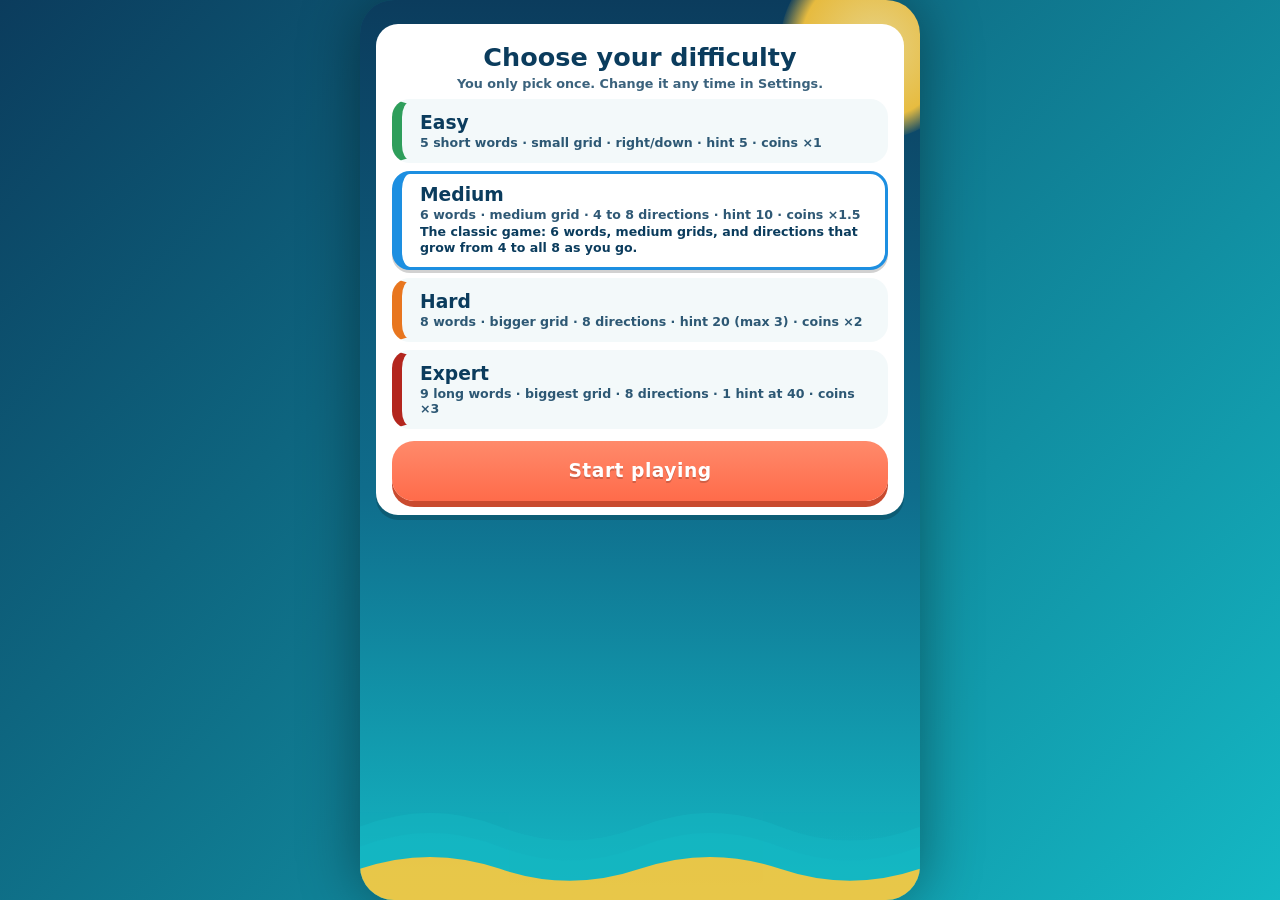
<file: index.html>
<!DOCTYPE html>
<html lang="en">
<head>
<meta charset="utf-8">
<meta name="viewport" content="width=device-width, initial-scale=1, viewport-fit=cover, user-scalable=no">
<meta name="theme-color" content="#0B3C5D">
<meta name="description" content="Island Words - Caribbean Word Search. Discover the Caribbean, One Word at a Time!">
<link rel="manifest" href="manifest.json">
<link rel="icon" href="icons/icon-192.png">
<link rel="apple-touch-icon" href="icons/apple-touch-icon.png">
<meta name="apple-mobile-web-app-capable" content="yes">
<title>Island Words - Caribbean Word Search</title>
<link rel="stylesheet" href="css/style.css">
</head>
<body>
<div id="app">
  <div class="bg-sun" aria-hidden="true"></div>
  <svg class="bg-waves" viewBox="0 0 400 120" preserveAspectRatio="none" aria-hidden="true">
    <path d="M0 40 Q50 10 100 40 T200 40 T300 40 T400 40 V120 H0Z" fill="#14B8C4" opacity=".55"/>
    <path d="M0 62 Q50 32 100 62 T200 62 T300 62 T400 62 V120 H0Z" fill="#14B8C4" opacity=".8"/>
    <path d="M0 86 Q50 60 100 86 T200 86 T300 86 T400 86 V120 H0Z" fill="#FFC93C"/>
  </svg>

  <section id="screen-menu" class="screen" aria-label="Main menu"></section>
  <section id="screen-islands" class="screen" aria-label="Explore islands" hidden></section>
  <section id="screen-island" class="screen" aria-label="Island puzzles" hidden></section>
  <section id="screen-game" class="screen" aria-label="Word search" hidden>
    <header class="topbar">
      <button class="icon-btn" id="g-back" aria-label="Back">&#8592;</button>
      <div class="g-title"><div id="g-name">Puzzle</div><div class="sub"><span id="g-sub"></span> <span id="g-diff" class="dbadge d-medium">Medium</span></div></div>
      <div class="pill timer" id="g-timer" aria-live="off">0:00</div>
    </header>
    <div class="g-stats">
      <div class="pill"><span class="coin"></span><b id="g-coins">0</b></div>
      <div class="pill" id="g-count">0/0</div>
      <button class="btn hint-btn" id="g-hint">Hint <small>10</small><span class="coin"></span></button>
    </div>
    <div class="board-wrap">
      <div id="board" class="board" role="application" aria-label="Word search grid. Swipe across letters to select a word. Use two fingers or the zoom buttons to zoom and move the board."></div>
      <div class="zoom-bar" role="group" aria-label="Board zoom">
        <button class="zbtn" id="zoom-out" aria-label="Zoom out">&minus;</button>
        <span class="zlvl" id="zoom-lvl" aria-live="polite">1&times;</span>
        <button class="zbtn" id="zoom-in" aria-label="Zoom in">+</button>
        <button class="zbtn zfit" id="zoom-fit" aria-label="Fit whole board">Fit</button>
        <button class="zbtn zpan" id="zoom-pan" aria-label="Pan mode" aria-pressed="false">&#10021;</button>
      </div>
    </div>
    <ul id="wordlist" class="wordlist" aria-label="Words to find"></ul>
  </section>
  <section id="screen-diff" class="screen" aria-label="Choose difficulty" hidden></section>
  <section id="screen-store" class="screen" aria-label="Premium store" hidden></section>
  <section id="screen-settings" class="screen" aria-label="Settings" hidden></section>

  <div id="modal" class="modal" hidden><div class="modal-card" id="modal-card"></div></div>
  <div id="toast" class="toast" role="status" aria-live="polite"></div>
</div>
<script src="js/data.js"></script>
<script src="js/generator.js"></script>
<script src="js/map.js"></script>
<script src="js/app.js"></script>
</body>
</html>
</file>
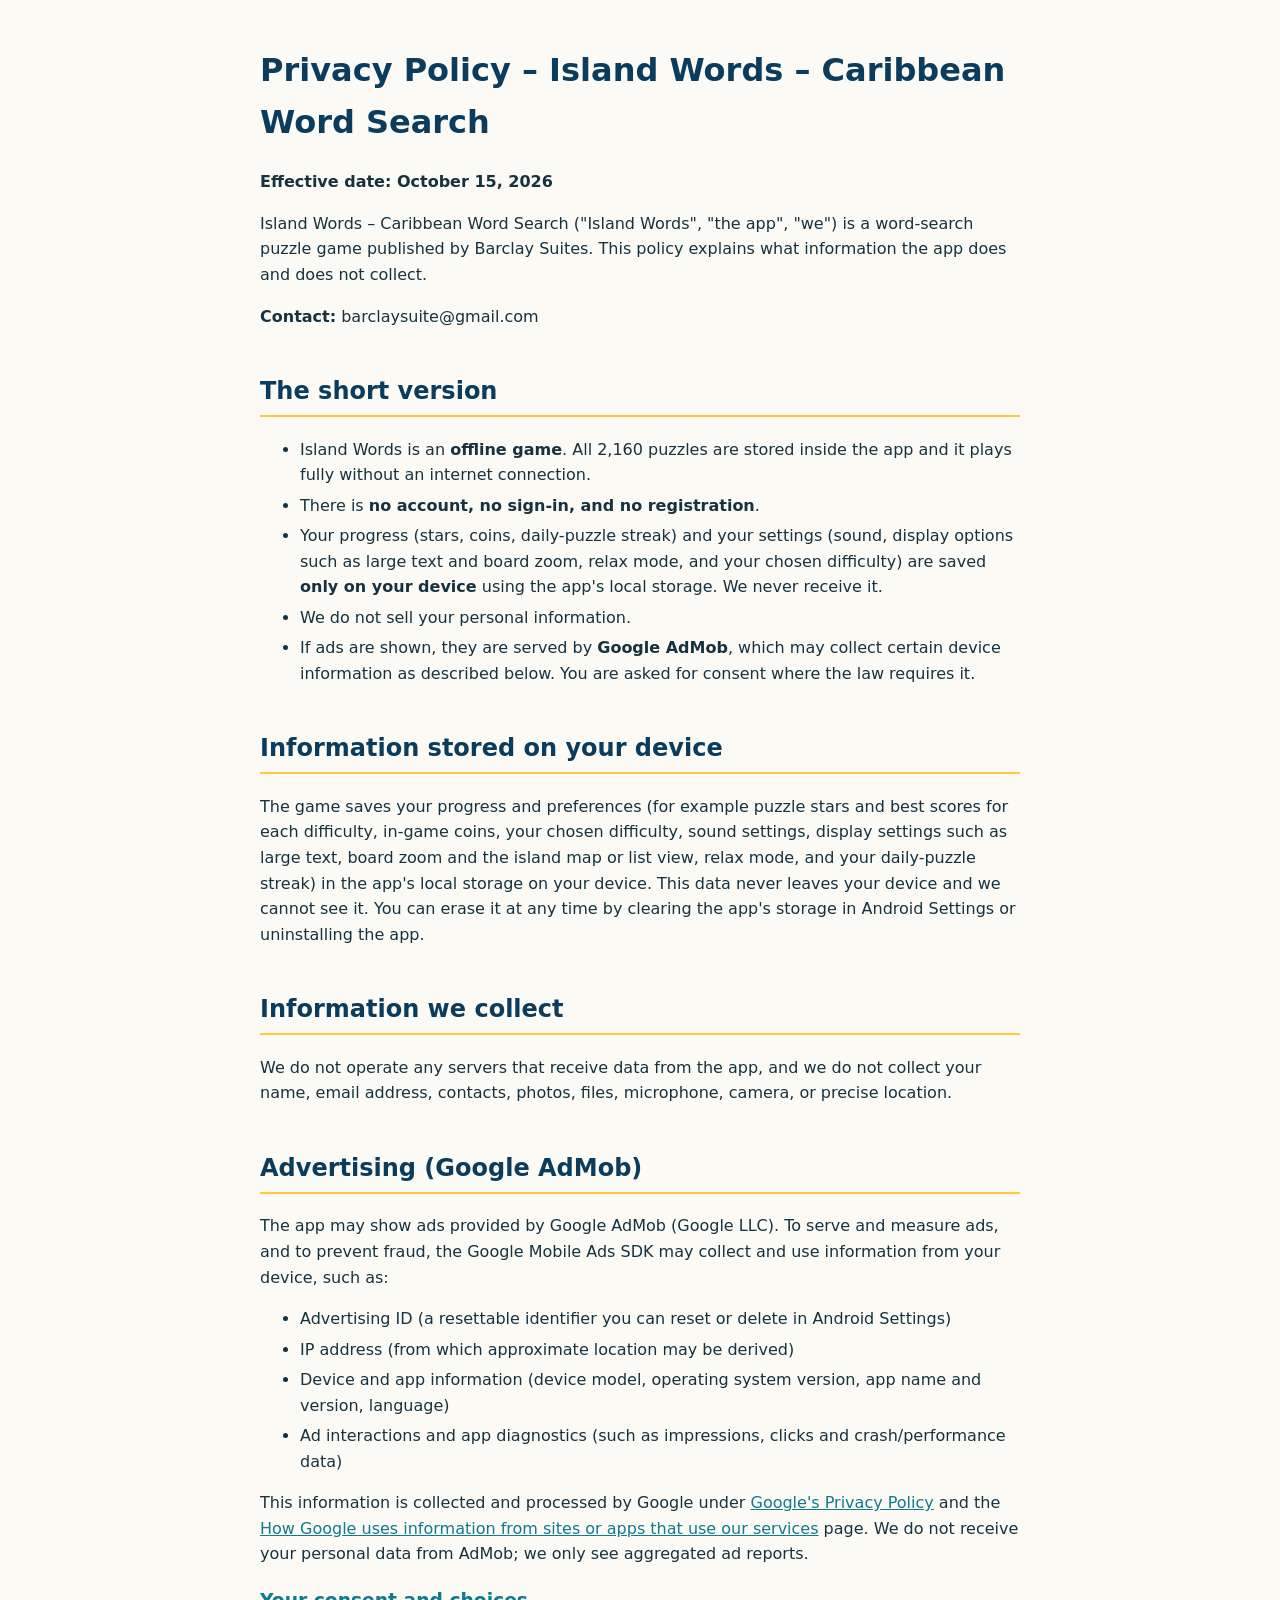
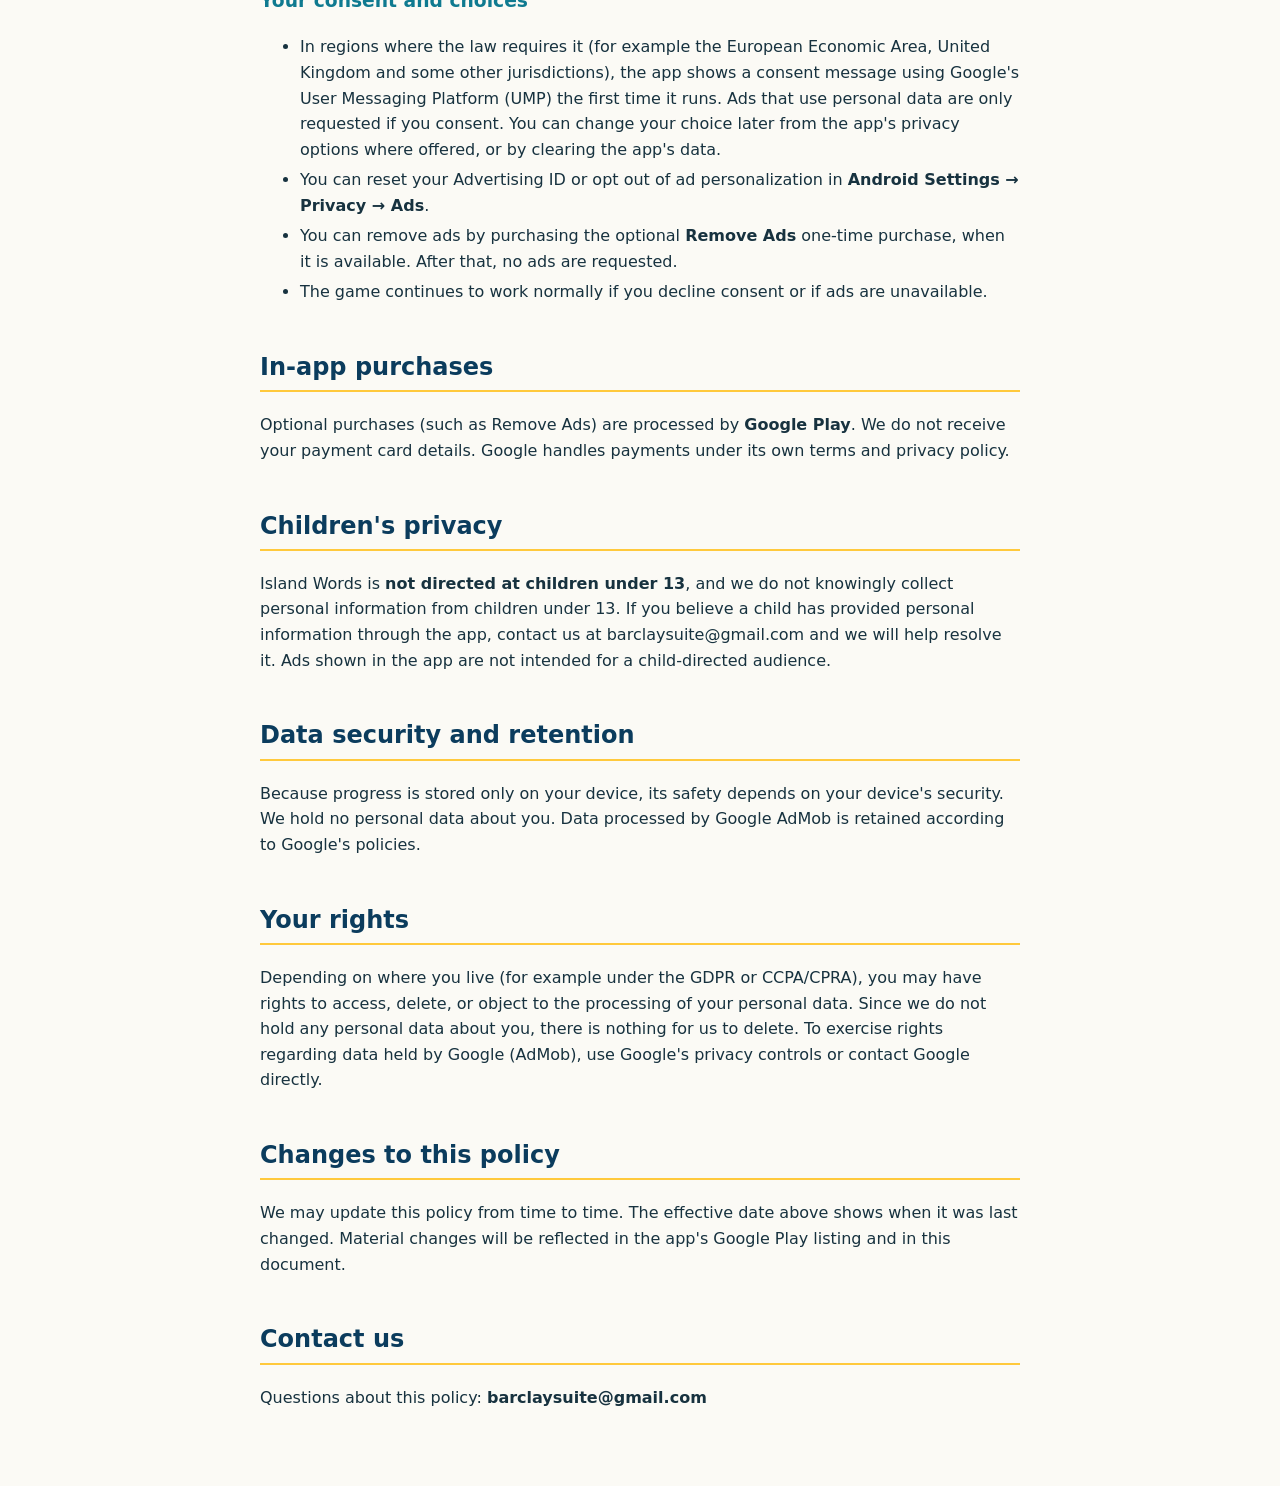
<file: privacy-policy.html>
<!DOCTYPE html>
<html lang="en"><head><meta charset="utf-8"><meta name="viewport" content="width=device-width,initial-scale=1">
<title>Privacy Policy – Island Words</title>
<style>body{font-family:system-ui,-apple-system,Segoe UI,Roboto,sans-serif;max-width:760px;margin:0 auto;padding:24px 18px 60px;line-height:1.6;color:#17323f;background:#fbfaf5}
h1{color:#0B3C5D}h2{color:#0B3C5D;margin-top:1.8em;border-bottom:2px solid #FFC93C;padding-bottom:4px}h3{color:#0F7A90}a{color:#0F7A90}li{margin:.3em 0}</style>
</head><body>
<h1>Privacy Policy – Island Words – Caribbean Word Search</h1>
<p><strong>Effective date: October 15, 2026</strong></p>
<p>Island Words – Caribbean Word Search ("Island Words", "the app", "we") is a word-search puzzle game published by Barclay Suites. This policy explains what information the app does and does not collect.</p>
<p><strong>Contact:</strong> barclaysuite@gmail.com</p>
<h2>The short version</h2>
<ul>
<li>Island Words is an <strong>offline game</strong>. All 2,160 puzzles are stored inside the app and it plays fully without an internet connection.</li>
<li>There is <strong>no account, no sign-in, and no registration</strong>.</li>
<li>Your progress (stars, coins, daily-puzzle streak) and your settings (sound, display options such as large text and board zoom, relax mode, and your chosen difficulty) are saved <strong>only on your device</strong> using the app's local storage. We never receive it.</li>
<li>We do not sell your personal information.</li>
<li>If ads are shown, they are served by <strong>Google AdMob</strong>, which may collect certain device information as described below. You are asked for consent where the law requires it.</li>
</ul>
<h2>Information stored on your device</h2>
<p>The game saves your progress and preferences (for example puzzle stars and best scores for each difficulty, in-game coins, your chosen difficulty, sound settings, display settings such as large text, board zoom and the island map or list view, relax mode, and your daily-puzzle streak) in the app's local storage on your device. This data never leaves your device and we cannot see it. You can erase it at any time by clearing the app's storage in Android Settings or uninstalling the app.</p>
<h2>Information we collect</h2>
<p>We do not operate any servers that receive data from the app, and we do not collect your name, email address, contacts, photos, files, microphone, camera, or precise location.</p>
<h2>Advertising (Google AdMob)</h2>
<p>The app may show ads provided by Google AdMob (Google LLC). To serve and measure ads, and to prevent fraud, the Google Mobile Ads SDK may collect and use information from your device, such as:</p>
<ul>
<li>Advertising ID (a resettable identifier you can reset or delete in Android Settings)</li>
<li>IP address (from which approximate location may be derived)</li>
<li>Device and app information (device model, operating system version, app name and version, language)</li>
<li>Ad interactions and app diagnostics (such as impressions, clicks and crash/performance data)</li>
</ul>
<p>This information is collected and processed by Google under <a href="https://policies.google.com/privacy">Google's Privacy Policy</a> and the <a href="https://policies.google.com/technologies/partner-sites">How Google uses information from sites or apps that use our services</a> page. We do not receive your personal data from AdMob; we only see aggregated ad reports.</p>
<h3>Your consent and choices</h3>
<ul>
<li>In regions where the law requires it (for example the European Economic Area, United Kingdom and some other jurisdictions), the app shows a consent message using Google's User Messaging Platform (UMP) the first time it runs. Ads that use personal data are only requested if you consent. You can change your choice later from the app's privacy options where offered, or by clearing the app's data.</li>
<li>You can reset your Advertising ID or opt out of ad personalization in <strong>Android Settings → Privacy → Ads</strong>.</li>
<li>You can remove ads by purchasing the optional <strong>Remove Ads</strong> one-time purchase, when it is available. After that, no ads are requested.</li>
<li>The game continues to work normally if you decline consent or if ads are unavailable.</li>
</ul>
<h2>In-app purchases</h2>
<p>Optional purchases (such as Remove Ads) are processed by <strong>Google Play</strong>. We do not receive your payment card details. Google handles payments under its own terms and privacy policy.</p>
<h2>Children's privacy</h2>
<p>Island Words is <strong>not directed at children under 13</strong>, and we do not knowingly collect personal information from children under 13. If you believe a child has provided personal information through the app, contact us at barclaysuite@gmail.com and we will help resolve it. Ads shown in the app are not intended for a child-directed audience.</p>
<h2>Data security and retention</h2>
<p>Because progress is stored only on your device, its safety depends on your device's security. We hold no personal data about you. Data processed by Google AdMob is retained according to Google's policies.</p>
<h2>Your rights</h2>
<p>Depending on where you live (for example under the GDPR or CCPA/CPRA), you may have rights to access, delete, or object to the processing of your personal data. Since we do not hold any personal data about you, there is nothing for us to delete. To exercise rights regarding data held by Google (AdMob), use Google's privacy controls or contact Google directly.</p>
<h2>Changes to this policy</h2>
<p>We may update this policy from time to time. The effective date above shows when it was last changed. Material changes will be reflected in the app's Google Play listing and in this document.</p>
<h2>Contact us</h2>
<p>Questions about this policy: <strong>barclaysuite@gmail.com</strong></p>
</body></html>
</file>
<file: css/style.css>
:root{
  --turq:#14B8C4; --sun:#FFC93C; --coral:#FF6B4A; --ocean:#0B3C5D; --palm:#2E9E5B;
  --ink:#0B3C5D; --card:#FFFFFF; --sand:#FFF6DC; --radius:22px;
  --font:'Baloo 2','Trebuchet MS','Arial Rounded MT Bold','Segoe UI',system-ui,-apple-system,sans-serif;
  --base:17px;
}
body.large{--base:20px}
*{box-sizing:border-box;-webkit-tap-highlight-color:transparent}
html,body{margin:0;height:100%;overscroll-behavior:none;background:var(--ocean)}
body{font-family:var(--font);font-size:var(--base);color:var(--ink);-webkit-user-select:none;user-select:none}
button{font:inherit;color:inherit;cursor:pointer;border:0}
#app{position:relative;height:100dvh;max-width:560px;margin:0 auto;overflow:hidden;overflow:clip;
  background:linear-gradient(180deg,#0B3C5D 0%,#0f6d8c 55%,#14B8C4 100%);box-shadow:0 0 60px rgba(0,0,0,.4)}
.bg-sun{position:absolute;right:-50px;top:-50px;width:190px;height:190px;border-radius:50%;
  background:radial-gradient(circle,#FFE38A 0%,#FFC93C 55%,rgba(255,201,60,0) 72%);opacity:.9;pointer-events:none}
.bg-waves{position:absolute;left:0;right:0;bottom:0;width:100%;height:110px;pointer-events:none;opacity:.9}
.screen{position:absolute;inset:0;display:flex;flex-direction:column;padding:max(14px,env(safe-area-inset-top)) 16px max(16px,env(safe-area-inset-bottom));overflow-y:auto;overflow-x:hidden;animation:pop .25s ease}
.screen[hidden]{display:none}
@keyframes pop{from{opacity:0;transform:translateY(8px)}to{opacity:1;transform:none}}
.sub{font-size:.75em;opacity:.8;font-weight:600}

/* pills & coins */
.pill{color:var(--ink);background:rgba(255,255,255,.95);border-radius:999px;padding:6px 14px;font-weight:800;display:inline-flex;align-items:center;gap:7px;min-height:44px;box-shadow:0 3px 0 rgba(0,0,0,.15)}
.coin{display:inline-block;width:1.1em;height:1.1em;border-radius:50%;background:radial-gradient(circle at 35% 30%,#FFE9A0,#FFC93C 55%,#E39B00);border:2px solid #E39B00;box-shadow:inset 0 0 0 2px rgba(255,255,255,.35)}
.topbar{display:flex;align-items:center;gap:10px;margin-bottom:10px;color:#fff}
.topbar h2,.g-title{flex:1;margin:0;font-size:1.3em;font-weight:800;line-height:1.1;text-shadow:0 2px 0 rgba(0,0,0,.25)}
.icon-btn{width:48px;height:48px;border-radius:16px;background:#fff;color:var(--ocean);font-size:1.5em;font-weight:800;box-shadow:0 4px 0 rgba(0,0,0,.2);flex:none}
.icon-btn:active,.btn:active{transform:translateY(3px);box-shadow:none}

/* buttons */
.btn{display:flex;align-items:center;justify-content:center;gap:8px;min-height:56px;padding:12px 20px;border-radius:var(--radius);font-weight:800;font-size:1.05em;background:#fff;color:var(--ocean);box-shadow:0 5px 0 rgba(0,0,0,.2);text-align:center;width:100%}
.btn small{font-size:.8em;opacity:.8}
.btn.primary{background:linear-gradient(180deg,#FF8A6B,var(--coral));color:#fff;font-size:1.25em;min-height:72px;box-shadow:0 6px 0 #C94A2E;letter-spacing:.5px;text-shadow:0 2px 0 rgba(0,0,0,.18)}
.btn.sun{background:var(--sun);box-shadow:0 5px 0 #D9A21A}
.btn.palm{background:var(--palm);color:#fff;box-shadow:0 5px 0 #1F7040}
.btn.turq{background:var(--turq);color:#fff;box-shadow:0 5px 0 #0E8A94}
.btn[disabled]{opacity:.55;filter:grayscale(.5)}
.btn .tag{font-size:.7em;background:rgba(0,0,0,.18);padding:2px 10px;border-radius:99px}

/* menu */
.menu-top{display:flex;justify-content:space-between;gap:8px;align-items:center;position:relative;z-index:1}
.lvl{flex:1;max-width:210px;flex-direction:column;align-items:stretch;gap:3px;border-radius:20px;padding:6px 14px}
.lvl .row{display:flex;justify-content:space-between}
.bar{height:8px;background:#d7eef2;border-radius:9px;overflow:hidden}
.bar i{display:block;height:100%;background:linear-gradient(90deg,var(--palm),var(--turq));border-radius:9px}
.logo{text-align:center;margin:3vh 0 2vh;color:#fff;position:relative;z-index:1}
.logo h1{margin:0;font-size:clamp(2.6rem,13vw,4.2rem);line-height:.9;font-weight:900;letter-spacing:1px;color:var(--sun);
  text-shadow:0 4px 0 var(--coral),0 8px 0 rgba(0,0,0,.25)}
.logo h1 span{display:block;color:#fff;font-size:.62em;text-shadow:0 3px 0 var(--turq),0 6px 0 rgba(0,0,0,.25);letter-spacing:3px}
.logo p{margin:16px 6px 0;font-weight:700;font-size:.95em;text-shadow:0 2px 0 rgba(0,0,0,.3)}
.tiles{display:flex;gap:5px;justify-content:center;margin-top:12px}
.tiles b{width:29px;height:29px;font-size:.9em;border-radius:9px;background:#fff;color:var(--ocean);display:grid;place-items:center;font-weight:900;box-shadow:0 3px 0 rgba(0,0,0,.2)}
.tiles b:nth-child(odd){background:var(--sun)} .tiles b:nth-child(3n){background:#fff;color:var(--coral)}
.menu-btns{display:flex;flex-direction:column;gap:14px;margin:auto 0 70px;position:relative;z-index:1}
.row2{display:grid;grid-template-columns:1fr 1fr;gap:12px}
.row2 .btn{flex-direction:column;gap:2px;min-height:64px}

/* lists / cards */
.cards{display:flex;flex-direction:column;gap:12px;padding-bottom:20px;position:relative;z-index:1}
.card{background:var(--card);border-radius:var(--radius);padding:14px 16px;box-shadow:0 5px 0 rgba(0,0,0,.18);display:flex;gap:14px;align-items:center;border:0;text-align:left;width:100%;color:var(--ink)}
.card.locked{opacity:.8;background:#e6eef1}
.badge{flex:none;width:56px;height:56px;border-radius:18px;display:grid;place-items:center;color:#fff;font-weight:900;font-size:1.1em;text-shadow:0 2px 0 rgba(0,0,0,.2);box-shadow:inset 0 -4px 0 rgba(0,0,0,.18)}
.card .meta{flex:1;min-width:0}
.card h3{margin:0;font-size:1.1em;font-weight:800}
.card p{margin:2px 0 0;font-size:.8em;opacity:.85;font-weight:600;line-height:1.25}
.stars{color:#E0AA00;letter-spacing:1px;font-size:1em;white-space:nowrap}
.stars .off{color:#c9d6db}
.chip{display:inline-block;background:var(--sand);padding:1px 9px;border-radius:99px;font-size:.7em;font-weight:800;margin-right:5px}
.lockmsg{font-size:.78em;font-weight:700;color:#8a4a00}
.banner{background:var(--sun);color:var(--ocean);border-radius:16px;padding:10px 14px;font-weight:800;text-align:center;margin-bottom:12px;border:3px dashed var(--coral);position:relative;z-index:1}

/* settings */
.set-row{display:flex;align-items:center;justify-content:space-between;gap:12px;min-height:64px}
.set-row b{display:block}
.switch{flex:none;width:68px;height:44px;border-radius:99px;background:#b7c6cc;position:relative;transition:.2s;padding:0}
.switch::after{content:'';position:absolute;top:6px;left:4px;width:32px;height:32px;border-radius:50%;background:#fff;transition:.2s;box-shadow:0 2px 3px rgba(0,0,0,.3)}
.switch[aria-checked=true]{background:var(--palm)} .switch[aria-checked=true]::after{left:32px}

/* game */
#screen-game{padding-bottom:max(12px,env(safe-area-inset-bottom))}
.g-title{font-size:1.05em} .g-title .sub{color:#fff}
.timer{min-width:76px;justify-content:center;font-variant-numeric:tabular-nums}
.g-stats .pill{white-space:nowrap;padding:6px 10px}
.g-stats{display:flex;gap:8px;align-items:center;justify-content:space-between;margin-bottom:10px;position:relative;z-index:1}
.hint-btn{width:auto;min-height:44px;padding:6px 14px;background:var(--sun);box-shadow:0 4px 0 #D9A21A;font-size:1em;border-radius:99px}
.board-wrap{display:flex;flex-direction:column;align-items:center;gap:8px;position:relative;z-index:1}
.board{--bs:min(calc(100vw - 32px),52dvh,520px);--z:1;width:var(--bs);height:var(--bs);overflow:hidden;border-radius:24px;background:#fff;box-shadow:0 6px 0 rgba(0,0,0,.25);touch-action:none;-webkit-touch-callout:none;user-select:none;-webkit-user-select:none;cursor:pointer;overscroll-behavior:contain}
.board.zoomed{cursor:crosshair}.board.panmode{cursor:grab}
.board-grid{width:calc(var(--bs) * var(--z));height:calc(var(--bs) * var(--z));display:grid;gap:3px;padding:8px;box-sizing:border-box;grid-template-columns:repeat(var(--n),1fr);grid-template-rows:repeat(var(--n),1fr);font-size:calc((var(--bs) * var(--z) - 16px) / var(--n) * .52)}
.zoom-bar{display:flex;gap:6px;align-items:center;justify-content:center}
.zbtn{min-width:44px;min-height:44px;padding:0 10px;border:0;border-radius:99px;background:#fff;color:var(--ocean);font:inherit;font-weight:900;font-size:1.3em;line-height:1;box-shadow:0 3px 0 rgba(0,0,0,.2);cursor:pointer;display:grid;place-items:center}
.zbtn:disabled{opacity:.45;cursor:default}
.zbtn.zfit{font-size:1em}
.zbtn[aria-pressed=true]{background:var(--sun);box-shadow:0 3px 0 #D9A21A}
.zlvl{min-width:44px;text-align:center;color:#fff;font-weight:900;font-variant-numeric:tabular-nums;text-shadow:0 2px 0 rgba(0,0,0,.25)}
.cell{display:grid;place-items:center;border-radius:22%;font-weight:800;line-height:1;background:#EAF8FA;color:var(--ocean);transition:background .12s,transform .12s;pointer-events:none}
.cell.sel{background:var(--coral);color:#fff;transform:scale(1.08)}
.cell.found{background:var(--c);color:var(--ocean)}
.cell.miss{animation:shake .25s}
.cell.hint{animation:pulse .8s infinite;background:var(--sun);box-shadow:0 0 0 3px var(--coral)}
@keyframes pulse{50%{transform:scale(1.25)}}
@keyframes shake{25%{transform:translateX(-3px)}75%{transform:translateX(3px)}}
.wordlist{list-style:none;margin:12px 0 0;padding:10px;display:flex;flex-wrap:wrap;gap:7px;justify-content:center;position:relative;z-index:1}
.wordlist li{background:#fff;border-radius:99px;padding:5px 13px;font-weight:800;font-size:.92em;letter-spacing:.5px;box-shadow:0 3px 0 rgba(0,0,0,.18);min-height:34px;display:flex;align-items:center}
.wordlist li.done{background:var(--c);text-decoration:line-through;text-decoration-thickness:3px;text-decoration-color:var(--ocean);opacity:.9}

/* modal */
.modal{position:absolute;inset:0;background:rgba(5,30,50,.7);display:flex;align-items:center;justify-content:center;padding:18px;z-index:20;animation:pop .2s}
.modal[hidden]{display:none}
.modal-card{background:#fff;border-radius:28px;padding:22px 20px;width:100%;max-width:420px;text-align:center;box-shadow:0 8px 0 rgba(0,0,0,.25);max-height:100%;overflow:auto;border-top:10px solid var(--sun)}
.modal-card h2{margin:0 0 4px;font-size:1.7em;font-weight:900;color:var(--coral)}
.big-stars{font-size:3.2em;line-height:1;letter-spacing:4px;color:#E0AA00;margin:6px 0}
.big-stars span{display:inline-block;opacity:0;animation:starin .5s forwards}
.big-stars .off{color:#d2dde1}
@keyframes starin{from{opacity:0;transform:scale(2.5) rotate(-30deg)}to{opacity:1;transform:none}}
.earn{display:flex;gap:10px;justify-content:center;margin:8px 0}
.fact{background:var(--sand);border-radius:16px;padding:10px 14px;font-weight:700;font-size:.9em;text-align:left;margin:10px 0 14px;line-height:1.35}
.fact b{color:var(--palm)}
.modal-btns{display:flex;flex-direction:column;gap:10px}
.store-card .price{font-weight:900;font-size:1.2em;color:var(--palm)}
.toast{position:absolute;left:50%;bottom:90px;transform:translate(-50%,30px);background:var(--ocean);color:#fff;padding:12px 20px;border-radius:99px;font-weight:800;opacity:0;pointer-events:none;transition:.25s;z-index:30;border:3px solid var(--sun);max-width:90%;text-align:center}
.toast.show{opacity:1;transform:translate(-50%,0)}
.confetti{position:absolute;top:-20px;width:10px;height:14px;z-index:25;animation:fall 2.2s linear forwards;pointer-events:none}
@keyframes fall{to{transform:translateY(110dvh) rotate(720deg)}}
:focus-visible{outline:4px solid var(--sun);outline-offset:2px}
@media (min-width:700px){
  body{background:linear-gradient(135deg,#0B3C5D,#14B8C4)}
  #app{height:min(100dvh,900px);margin-top:max(0px,calc((100dvh - 900px)/2));border-radius:34px}
  .board{--bs:min(calc(100vw - 32px),58dvh,500px)}
}
@media (prefers-reduced-motion:reduce){*{animation:none!important;transition:none!important}.big-stars span{opacity:1}}

/* short landscape phones: board on the left, controls and word list on the right */
@media (orientation:landscape) and (max-height:520px){
  #app{max-width:900px}
  #screen-game:not([hidden]){display:grid;grid-template-columns:auto minmax(0,1fr);grid-template-rows:auto auto 1fr;column-gap:16px;align-content:start;padding-top:max(10px,env(safe-area-inset-top));padding-bottom:10px}
  #screen-game .board-wrap{grid-column:1;grid-row:1/4;align-self:start}
  #screen-game .topbar{grid-column:2;grid-row:1;margin-bottom:6px}
  #screen-game .g-stats{grid-column:2;grid-row:2;margin-bottom:6px}
  #screen-game .wordlist{grid-column:2;grid-row:3;margin:0;padding:0;align-self:start;justify-content:flex-start}
  #screen-game .board-wrap{flex-direction:row;align-items:flex-start}
  .zoom-bar{flex-direction:column;justify-content:flex-start}
  .zlvl{min-width:44px}
  .board{--bs:min(calc(100dvh - 24px),calc(52vw - 52px),520px)}
  .menu-btns{margin-bottom:24px}
}

/* ---------- difficulty ---------- */
.dbadge{display:inline-block;padding:1px 10px;border-radius:99px;font-size:.95em;font-weight:900;color:#fff;background:#14B8C4;text-shadow:0 1px 0 rgba(0,0,0,.2);vertical-align:middle}
.dbadge.d-easy{background:#2E9E5B} .dbadge.d-medium{background:#1D8FE1} .dbadge.d-hard{background:#E8761F} .dbadge.d-expert{background:#B3261E}
.diff-list{display:flex;flex-direction:column;gap:8px;margin:8px 0 12px;text-align:left}
.diff-opt{display:flex;flex-direction:column;gap:2px;width:100%;min-height:64px;padding:10px 14px 10px 18px;border-radius:18px;background:#F3F9FA;color:var(--ink);border:3px solid transparent;border-left:10px solid var(--dc,#14B8C4);text-align:left}
.diff-opt b{font-size:1.1em;font-weight:900}
.diff-opt .ds{font-size:.74em;font-weight:700;opacity:.85}
.diff-opt .dd{display:none;font-size:.74em;font-weight:600;line-height:1.3}
.diff-opt[aria-checked=true]{background:#fff;border-color:var(--dc,#14B8C4);box-shadow:0 3px 0 rgba(0,0,0,.18)}
.diff-opt[aria-checked=true] .dd{display:block}
.diff-opt.d-easy{--dc:#2E9E5B} .diff-opt.d-medium{--dc:#1D8FE1} .diff-opt.d-hard{--dc:#E8761F} .diff-opt.d-expert{--dc:#B3261E}
#diff-pick{display:block;text-align:center}
#diff-pick h2{font-size:1.5em;margin:4px 0}
#screen-diff{padding-top:24px}
.cur-diff{align-self:center;min-height:44px;background:rgba(255,255,255,.25);color:#fff;font-weight:800;border-radius:99px;padding:6px 14px;margin:2px 0 4px}
.isl-diff{color:#fff;font-weight:800;text-align:center;margin:0 0 8px}
.seg4 .seg-btn.d-easy[aria-checked=true]{background:#2E9E5B} .seg4 .seg-btn.d-medium[aria-checked=true]{background:#1D8FE1} .seg4 .seg-btn.d-hard[aria-checked=true]{background:#E8761F} .seg4 .seg-btn.d-expert[aria-checked=true]{background:#B3261E}
.bests{margin-top:2px}
#g-diff{font-size:1em;padding:0 9px}

.set-diff{flex-direction:column;align-items:stretch;gap:10px}
.set-diff b{display:block}
.seg{display:flex;gap:6px}
.seg-btn{flex:1;min-height:44px;padding:6px 8px;border-radius:14px;background:#e6eef1;color:var(--ink);font-weight:800;font-size:.9em;border:3px solid transparent}
.seg-btn[aria-checked=true]{background:var(--ocean);color:#fff;border-color:var(--sun)}

/* ---------- island map ---------- */
.view-toggle{display:flex;gap:6px;background:rgba(255,255,255,.18);padding:4px;border-radius:18px;margin:0 0 10px;position:relative;z-index:1}
.view-toggle .seg-btn{min-height:44px;background:transparent;color:#fff;font-size:1em}
.view-toggle .seg-btn[aria-checked=true]{background:#fff;color:var(--ocean);border-color:transparent;box-shadow:0 3px 0 rgba(0,0,0,.2)}
.map-layout{display:flex;flex-direction:column;gap:10px;flex:1;min-height:0;position:relative;z-index:1}
.imap-box{position:relative;flex:1 1 280px;min-height:240px;border-radius:22px;overflow:hidden;background:#0f6d8c;box-shadow:0 5px 0 rgba(0,0,0,.25);border:3px solid #fff}
.imap-svg{display:block;width:100%;height:100%;touch-action:none;cursor:grab;user-select:none;-webkit-user-select:none}
.imap-svg.panning{cursor:grabbing}
.imap-waves{animation:drift 14s linear infinite}
@keyframes drift{to{transform:translateX(80px)}}
.imap-land-t{font:italic 700 15px var(--font);fill:#6b5d1f;opacity:.75}
.imap-sea-t{font:800 20px var(--font);fill:#fff;opacity:.28;letter-spacing:6px}
.imap-inset{fill:rgba(255,255,255,.1);stroke:#fff;stroke-opacity:.7;stroke-width:2;stroke-dasharray:8 6}
.imap-inset-t,.imap-inset-t2{font:800 11px var(--font);fill:#fff;opacity:.8;letter-spacing:2px}
.imap-inset-t2{font-weight:600;letter-spacing:0;font-size:10px}
.imap-n{font:900 16px var(--font);fill:#fff}
.imap-land{pointer-events:auto}
.mk{cursor:pointer;outline:none}
.mk-label{font:800 12px var(--font);fill:#fff;paint-order:stroke;stroke:#0B3C5D;stroke-width:3.5px;stroke-linejoin:round;pointer-events:none;opacity:0;transition:opacity .15s}
.mk-label .l2{font-size:10.5px;font-weight:700;display:none}
.imap-svg.z-lbl .mk-label,.mk-label{}
.imap-svg.z-lbl .mk-label{opacity:1}
.mk .mk-label{opacity:0}
.imap-svg.z-lbl .mk .mk-label{opacity:1}
.imap-svg .mk[data-big] .mk-label{opacity:1}
.imap-svg.z-det .mk-label .l2{display:inline}
.mk-icon{font:900 14px var(--font);fill:#fff;pointer-events:none}
.mk.open .mk-body{filter:drop-shadow(0 0 3px rgba(0,0,0,.45))}
.mk.complete .mk-body{stroke:#FFC93C}
.mk.locked .mk-label{fill:#e5eef1}
.mk-ring{stroke-linecap:round}
.mk:focus-visible .mk-body,.mk:focus .mk-body{stroke:#FFC93C;stroke-width:5}
.imap-ctl{position:absolute;right:8px;bottom:8px;display:flex;flex-direction:column-reverse;gap:6px;z-index:2}
.imap-btn{width:48px;height:48px;border-radius:14px;background:#fff;color:var(--ocean);font-size:1.6em;font-weight:900;line-height:1;box-shadow:0 3px 0 rgba(0,0,0,.25)}
.imap-btn:active,.imap-chip:active{transform:translateY(2px);box-shadow:none}
.imap-chips{position:absolute;left:8px;bottom:8px;display:flex;gap:6px;z-index:2;flex-wrap:wrap;max-width:calc(100% - 70px)}
.imap-chip{min-height:44px;padding:4px 12px;border-radius:99px;background:var(--sun);color:var(--ocean);font-weight:800;font-size:.8em;box-shadow:0 3px 0 #D9A21A}
.map-side{display:flex;flex-direction:column;gap:8px}
.special{background:rgba(255,246,220,.95);border-radius:20px;padding:8px 10px 10px;box-shadow:0 4px 0 rgba(0,0,0,.2)}
.special h3{margin:0 0 6px;font-size:.95em;font-weight:900;color:#8a4a00}
.special-grid{display:grid;grid-template-columns:repeat(3,1fr);gap:6px}
.sp-tile{display:flex;flex-direction:column;align-items:center;justify-content:center;gap:1px;min-height:56px;padding:4px 4px;border-radius:14px;background:#fff;color:var(--ink);font-weight:800;font-size:.72em;line-height:1.1;text-align:center;box-shadow:0 3px 0 rgba(0,0,0,.15);position:relative}
.sp-tile .sp-dot{position:absolute;left:6px;top:6px;width:10px;height:10px;border-radius:50%}
.sp-tile .sp-name{padding:0 6px}
.sp-tile .sp-sub{font-weight:700;opacity:.8}
.sp-tile.locked{background:#e6eef1;opacity:.85}
.sp-tile.complete{box-shadow:0 3px 0 #D9A21A;outline:2px solid var(--sun)}
.map-note{color:#fff;font-weight:700;font-size:.78em;text-align:center;min-height:2.4em;text-shadow:0 1px 0 rgba(0,0,0,.35)}
@media (orientation:landscape) and (max-height:520px){
  .map-layout{flex-direction:row;align-items:stretch}
  .imap-box{flex:1 1 auto;min-height:0}
  .map-side{flex:0 0 38%;max-width:300px;overflow-y:auto}
  .special-grid{grid-template-columns:repeat(2,1fr)}
  #screen-islands .topbar{margin-bottom:6px}
  .view-toggle{margin-bottom:6px}
}
.hint-btn{white-space:nowrap;gap:5px;padding:6px 11px}
.hint-btn small{margin-left:2px}
@media (max-width:360px){.g-stats{gap:5px}.g-stats .pill{padding:6px 8px;font-size:.88em;gap:5px}.hint-btn{padding:6px 8px;font-size:.88em;gap:3px}}
</file>
